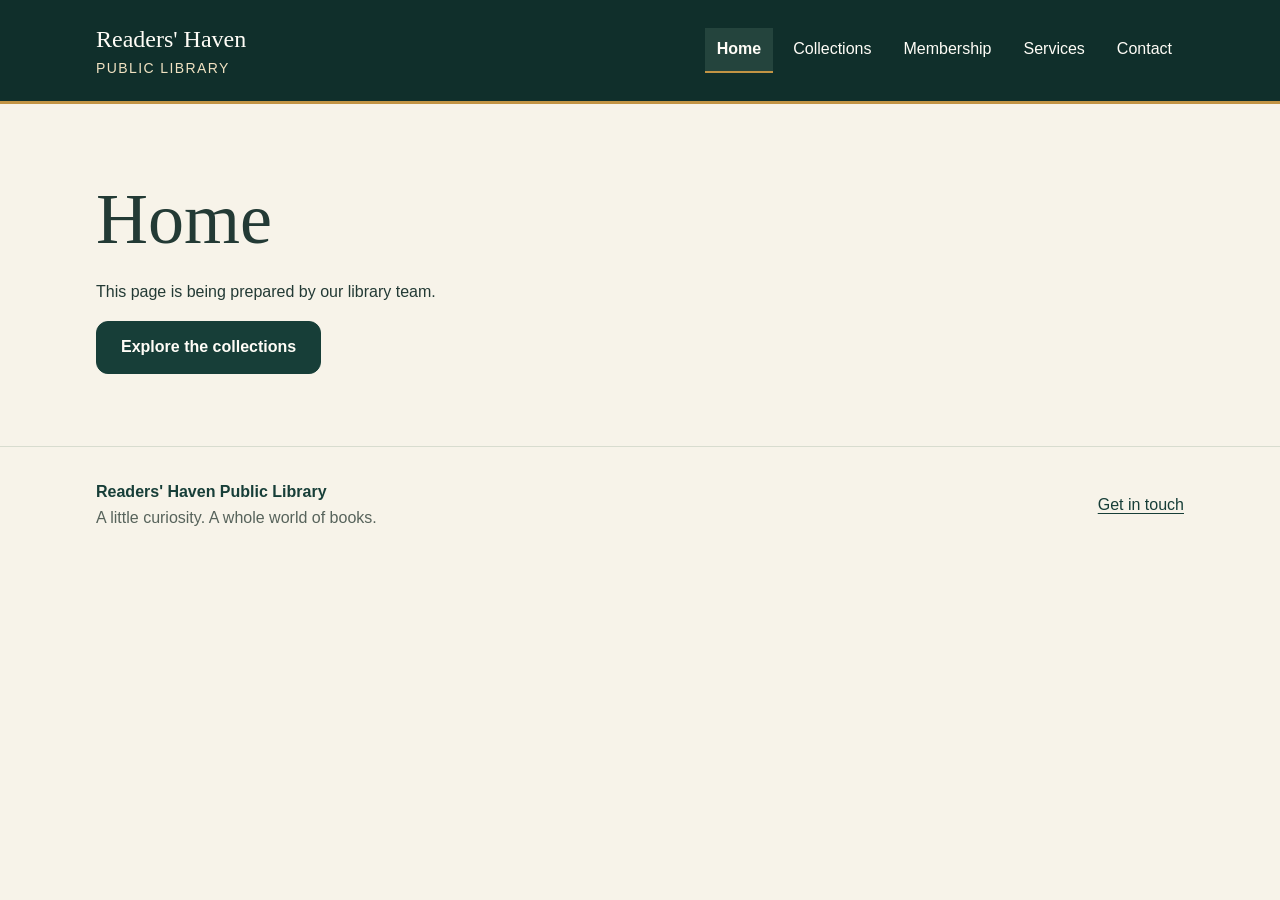
<file: src/index.html>
<!DOCTYPE html>
<html lang="en">
<head>
  <meta charset="UTF-8">
  <meta name="viewport" content="width=device-width, initial-scale=1.0">
  <title>Home | Readers' Haven Public Library</title>
  <link rel="stylesheet" href="../styles/style.css">
</head>
<body>
  <!-- Temporary placeholder for the page owner to replace. -->
  <a class="skip-link" href="#main-content">Skip to content</a>
  <header class="site-header">
    <div class="container site-header__inner">
      <a class="site-brand" href="index.html">Readers' Haven<span>PUBLIC LIBRARY</span></a>
      <nav aria-label="Main navigation">
        <ul class="nav">
          <li><a class="active" aria-current="page" href="index.html">Home</a></li>
          <li><a href="collections.html">Collections</a></li>
          <li><a href="membership.html">Membership</a></li>
          <li><a href="services.html">Services</a></li>
          <li><a href="contact.html">Contact</a></li>
        </ul>
      </nav>
    </div>
  </header>
  <main id="main-content" class="container section" tabindex="-1">
    <h1>Home</h1>
    <p>This page is being prepared by our library team.</p>
    <a class="button" href="collections.html">Explore the collections</a>
  </main>
  <footer class="site-footer">
    <div class="container site-footer__inner">
      <p><strong>Readers' Haven Public Library</strong><br>A little curiosity. A whole world of books.</p>
      <a href="contact.html">Get in touch</a>
    </div>
  </footer>
</body>
</html>
</file>
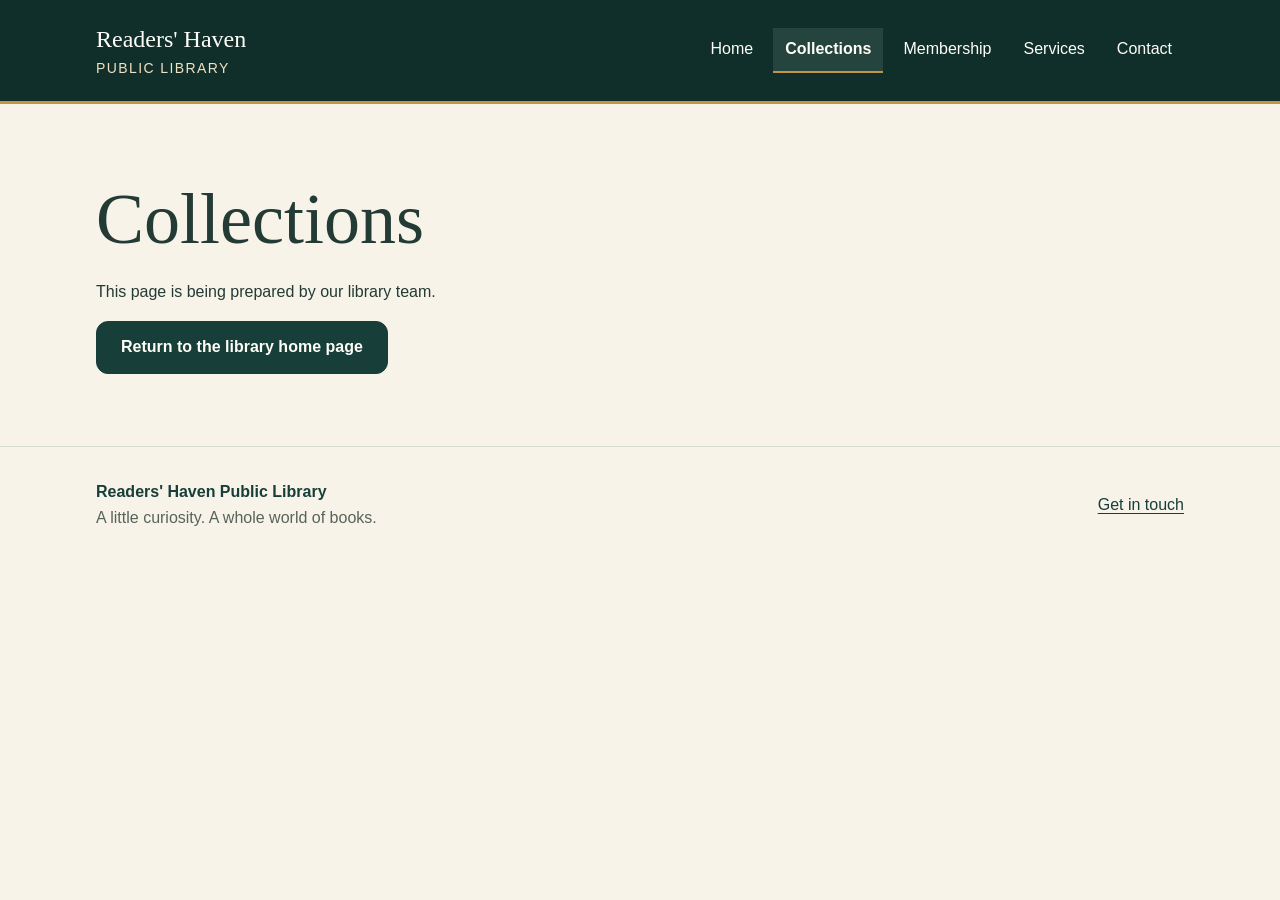
<file: src/collections.html>
<!DOCTYPE html>
<html lang="en">
<head>
  <meta charset="UTF-8">
  <meta name="viewport" content="width=device-width, initial-scale=1.0">
  <title>Collections | Readers' Haven Public Library</title>
  <link rel="stylesheet" href="../styles/style.css">
</head>
<body>
  <!-- Temporary placeholder for the page owner to replace. -->
  <a class="skip-link" href="#main-content">Skip to content</a>
  <header class="site-header">
    <div class="container site-header__inner">
      <a class="site-brand" href="index.html">Readers' Haven<span>PUBLIC LIBRARY</span></a>
      <nav aria-label="Main navigation">
        <ul class="nav">
          <li><a href="index.html">Home</a></li>
          <li><a class="active" aria-current="page" href="collections.html">Collections</a></li>
          <li><a href="membership.html">Membership</a></li>
          <li><a href="services.html">Services</a></li>
          <li><a href="contact.html">Contact</a></li>
        </ul>
      </nav>
    </div>
  </header>
  <main id="main-content" class="container section" tabindex="-1">
    <h1>Collections</h1>
    <p>This page is being prepared by our library team.</p>
    <a class="button" href="index.html">Return to the library home page</a>
  </main>
  <footer class="site-footer">
    <div class="container site-footer__inner">
      <p><strong>Readers' Haven Public Library</strong><br>A little curiosity. A whole world of books.</p>
      <a href="contact.html">Get in touch</a>
    </div>
  </footer>
</body>
</html>
</file>
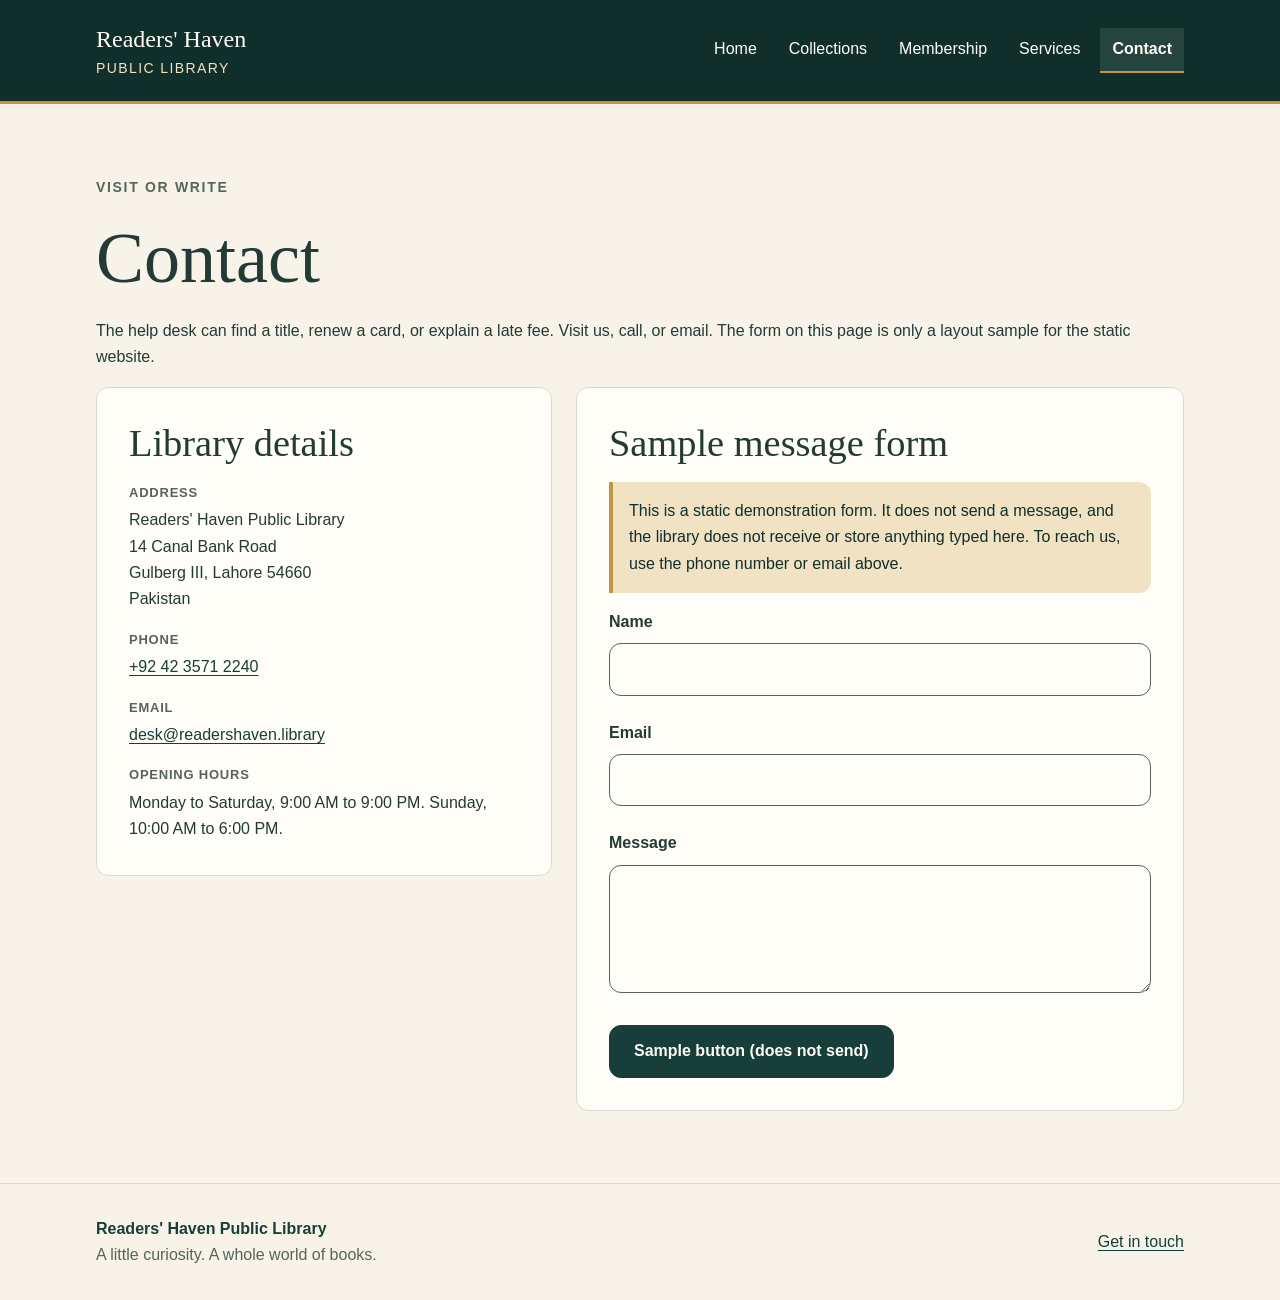
<file: src/contact.html>
<!DOCTYPE html>
<html lang="en">
<head>
  <meta charset="UTF-8">
  <meta name="viewport" content="width=device-width, initial-scale=1.0">
  <title>Contact | Readers' Haven Public Library</title>
  <link rel="stylesheet" href="../styles/style.css">
</head>
<body>
  <a class="skip-link" href="#main-content">Skip to content</a>
  <header class="site-header">
    <div class="container site-header__inner">
      <a class="site-brand" href="index.html">Readers' Haven<span>PUBLIC LIBRARY</span></a>
      <nav aria-label="Main navigation">
        <ul class="nav">
          <li><a href="index.html">Home</a></li>
          <li><a href="collections.html">Collections</a></li>
          <li><a href="membership.html">Membership</a></li>
          <li><a href="services.html">Services</a></li>
          <li><a class="active" aria-current="page" href="contact.html">Contact</a></li>
        </ul>
      </nav>
    </div>
  </header>
  <main id="main-content" class="container section" tabindex="-1">
    <p class="eyebrow">Visit or write</p>
    <h1>Contact</h1>
    <p>The help desk can find a title, renew a card, or explain a late fee. Visit us, call, or email. The form on this page is only a layout sample for the static website.</p>

    <div class="contact-layout">
      <section class="card contact-details" aria-labelledby="library-details-heading">
        <h2 id="library-details-heading">Library details</h2>
        <dl class="contact-facts">
          <div>
            <dt>Address</dt>
            <dd>
              <address class="contact-address">
                Readers' Haven Public Library<br>
                14 Canal Bank Road<br>
                Gulberg III, Lahore 54660<br>
                Pakistan
              </address>
            </dd>
          </div>
          <div>
            <dt>Phone</dt>
            <dd><a href="tel:+924235712240">+92 42 3571 2240</a></dd>
          </div>
          <div>
            <dt>Email</dt>
            <dd><a href="mailto:desk@readershaven.library">desk@readershaven.library</a></dd>
          </div>
          <div>
            <dt>Opening hours</dt>
            <dd>Monday to Saturday, 9:00 AM to 9:00 PM. Sunday, 10:00 AM to 6:00 PM.</dd>
          </div>
        </dl>
      </section>

      <section class="card" aria-labelledby="contact-form-heading">
        <h2 id="contact-form-heading">Sample message form</h2>
        <p id="contact-form-note" class="contact-demo-note">This is a static demonstration form. It does not send a message, and the library does not receive or store anything typed here. To reach us, use the phone number or email above.</p>
        <form class="contact-form" aria-describedby="contact-form-note" onsubmit="return false">
          <div class="form-field">
            <label for="contact-name">Name</label>
            <input id="contact-name" name="name" type="text" autocomplete="name">
          </div>
          <div class="form-field">
            <label for="contact-email">Email</label>
            <input id="contact-email" name="email" type="email" autocomplete="email">
          </div>
          <div class="form-field">
            <label for="contact-message">Message</label>
            <textarea id="contact-message" name="message"></textarea>
          </div>
          <button class="button" type="button">Sample button (does not send)</button>
        </form>
      </section>
    </div>
  </main>
  <footer class="site-footer">
    <div class="container site-footer__inner">
      <p><strong>Readers' Haven Public Library</strong><br>A little curiosity. A whole world of books.</p>
      <a href="contact.html">Get in touch</a>
    </div>
  </footer>
</body>
</html>
</file>
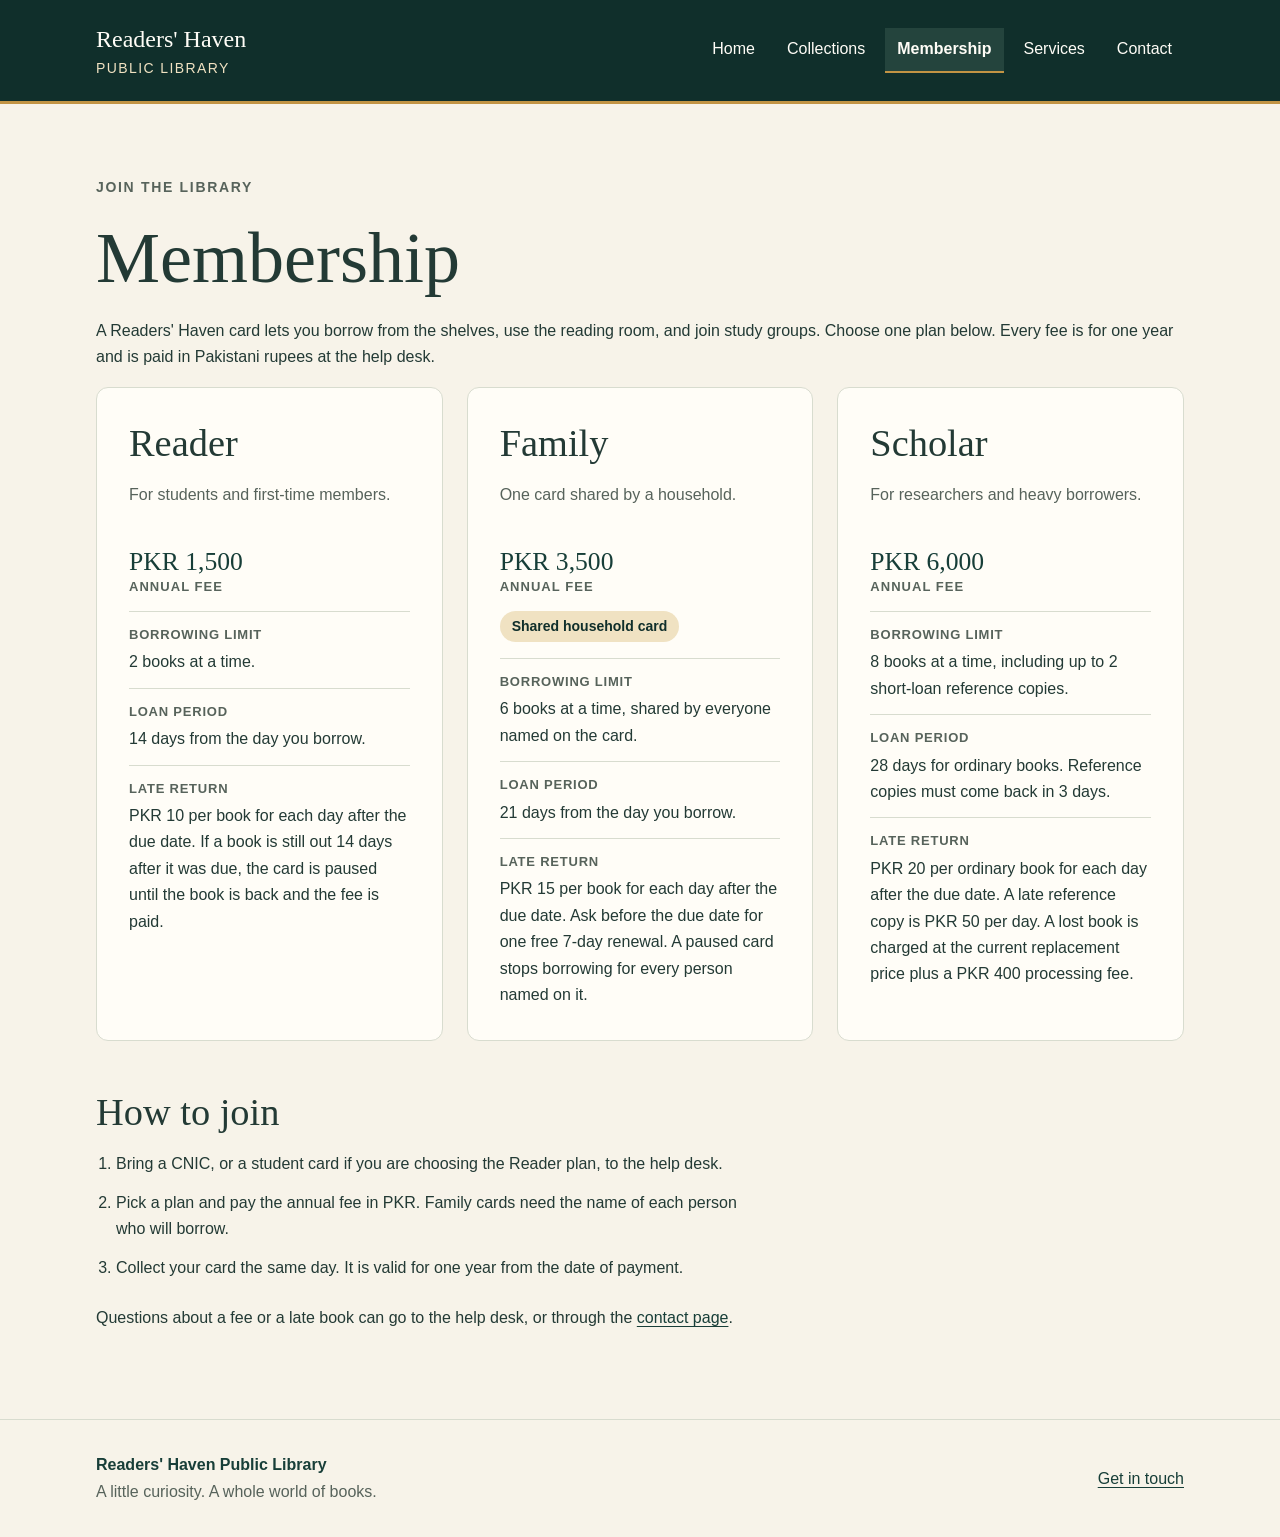
<file: src/membership.html>
<!DOCTYPE html>
<html lang="en">
<head>
  <meta charset="UTF-8">
  <meta name="viewport" content="width=device-width, initial-scale=1.0">
  <title>Membership | Readers' Haven Public Library</title>
  <link rel="stylesheet" href="../styles/style.css">
</head>
<body>
  <a class="skip-link" href="#main-content">Skip to content</a>
  <header class="site-header">
    <div class="container site-header__inner">
      <a class="site-brand" href="index.html">Readers' Haven<span>PUBLIC LIBRARY</span></a>
      <nav aria-label="Main navigation">
        <ul class="nav">
          <li><a href="index.html">Home</a></li>
          <li><a href="collections.html">Collections</a></li>
          <li><a class="active" aria-current="page" href="membership.html">Membership</a></li>
          <li><a href="services.html">Services</a></li>
          <li><a href="contact.html">Contact</a></li>
        </ul>
      </nav>
    </div>
  </header>
  <main id="main-content" class="container section" tabindex="-1">
    <p class="eyebrow">Join the library</p>
    <h1>Membership</h1>
    <p>A Readers' Haven card lets you borrow from the shelves, use the reading room, and join study groups. Choose one plan below. Every fee is for one year and is paid in Pakistani rupees at the help desk.</p>

    <div class="membership-plans">
      <article class="card membership-plan" id="reader-plan">
        <h2>Reader</h2>
        <p class="membership-audience">For students and first-time members.</p>
        <p class="membership-fee">PKR 1,500 <span>annual fee</span></p>
        <dl class="membership-facts">
          <div>
            <dt>Borrowing limit</dt>
            <dd>2 books at a time.</dd>
          </div>
          <div>
            <dt>Loan period</dt>
            <dd>14 days from the day you borrow.</dd>
          </div>
          <div>
            <dt>Late return</dt>
            <dd>PKR 10 per book for each day after the due date. If a book is still out 14 days after it was due, the card is paused until the book is back and the fee is paid.</dd>
          </div>
        </dl>
      </article>

      <article class="card membership-plan" id="family-plan">
        <h2>Family</h2>
        <p class="membership-audience">One card shared by a household.</p>
        <p class="membership-fee">PKR 3,500 <span>annual fee</span></p>
        <span class="badge">Shared household card</span>
        <dl class="membership-facts">
          <div>
            <dt>Borrowing limit</dt>
            <dd>6 books at a time, shared by everyone named on the card.</dd>
          </div>
          <div>
            <dt>Loan period</dt>
            <dd>21 days from the day you borrow.</dd>
          </div>
          <div>
            <dt>Late return</dt>
            <dd>PKR 15 per book for each day after the due date. Ask before the due date for one free 7-day renewal. A paused card stops borrowing for every person named on it.</dd>
          </div>
        </dl>
      </article>

      <article class="card membership-plan" id="scholar-plan">
        <h2>Scholar</h2>
        <p class="membership-audience">For researchers and heavy borrowers.</p>
        <p class="membership-fee">PKR 6,000 <span>annual fee</span></p>
        <dl class="membership-facts">
          <div>
            <dt>Borrowing limit</dt>
            <dd>8 books at a time, including up to 2 short-loan reference copies.</dd>
          </div>
          <div>
            <dt>Loan period</dt>
            <dd>28 days for ordinary books. Reference copies must come back in 3 days.</dd>
          </div>
          <div>
            <dt>Late return</dt>
            <dd>PKR 20 per ordinary book for each day after the due date. A late reference copy is PKR 50 per day. A lost book is charged at the current replacement price plus a PKR 400 processing fee.</dd>
          </div>
        </dl>
      </article>
    </div>

    <h2>How to join</h2>
    <ol class="membership-steps">
      <li>Bring a CNIC, or a student card if you are choosing the Reader plan, to the help desk.</li>
      <li>Pick a plan and pay the annual fee in PKR. Family cards need the name of each person who will borrow.</li>
      <li>Collect your card the same day. It is valid for one year from the date of payment.</li>
    </ol>
    <p>Questions about a fee or a late book can go to the help desk, or through the <a href="contact.html">contact page</a>.</p>
  </main>
  <footer class="site-footer">
    <div class="container site-footer__inner">
      <p><strong>Readers' Haven Public Library</strong><br>A little curiosity. A whole world of books.</p>
      <a href="contact.html">Get in touch</a>
    </div>
  </footer>
</body>
</html>
</file>
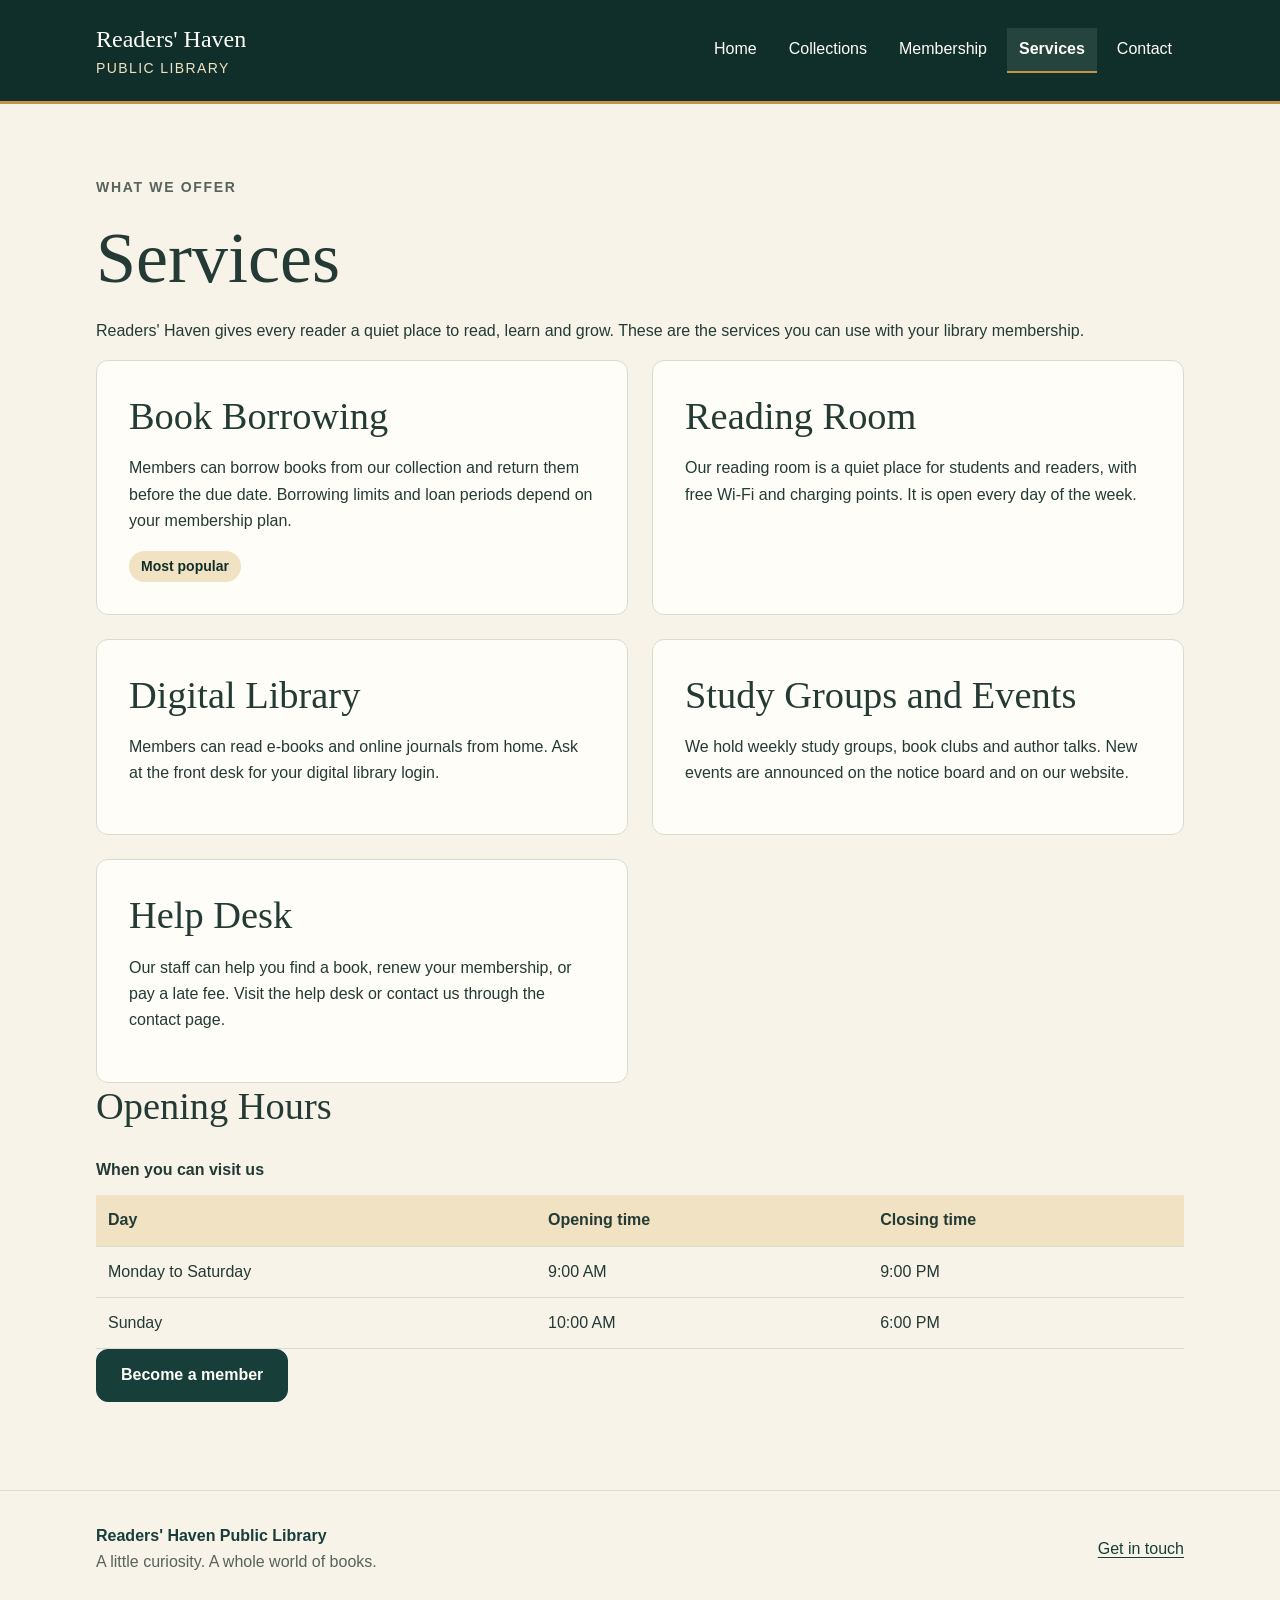
<file: src/services.html>
<!DOCTYPE html>
<html lang="en">
<head>
  <meta charset="UTF-8">
  <meta name="viewport" content="width=device-width, initial-scale=1.0">
  <title>Services | Readers' Haven Public Library</title>
  <link rel="stylesheet" href="../styles/style.css">
</head>
<body>
  <a class="skip-link" href="#main-content">Skip to content</a>
  <header class="site-header">
    <div class="container site-header__inner">
      <a class="site-brand" href="index.html">Readers' Haven<span>PUBLIC LIBRARY</span></a>
      <nav aria-label="Main navigation">
        <ul class="nav">
          <li><a href="index.html">Home</a></li>
          <li><a href="collections.html">Collections</a></li>
          <li><a href="membership.html">Membership</a></li>
          <li><a class="active" aria-current="page" href="services.html">Services</a></li>
          <li><a href="contact.html">Contact</a></li>
        </ul>
      </nav>
    </div>
  </header>
  <main id="main-content" class="container section" tabindex="-1">
    <p class="eyebrow">What we offer</p>
    <h1>Services</h1>
    <p>Readers' Haven gives every reader a quiet place to read, learn and grow. These are the services you can use with your library membership.</p>

    <div class="grid">
      <article class="card">
        <h2>Book Borrowing</h2>
        <p>Members can borrow books from our collection and return them before the due date. Borrowing limits and loan periods depend on your membership plan.</p>
        <span class="badge">Most popular</span>
      </article>

      <article class="card">
        <h2>Reading Room</h2>
        <p>Our reading room is a quiet place for students and readers, with free Wi-Fi and charging points. It is open every day of the week.</p>
      </article>

      <article class="card">
        <h2>Digital Library</h2>
        <p>Members can read e-books and online journals from home. Ask at the front desk for your digital library login.</p>
      </article>

      <article class="card">
        <h2>Study Groups and Events</h2>
        <p>We hold weekly study groups, book clubs and author talks. New events are announced on the notice board and on our website.</p>
      </article>

      <article class="card">
        <h2>Help Desk</h2>
        <p>Our staff can help you find a book, renew your membership, or pay a late fee. Visit the help desk or contact us through the contact page.</p>
      </article>
    </div>

    <h2>Opening Hours</h2>
    <div class="table-wrapper">
      <table class="table">
        <caption>When you can visit us</caption>
        <thead>
          <tr>
            <th>Day</th>
            <th>Opening time</th>
            <th>Closing time</th>
          </tr>
        </thead>
        <tbody>
          <tr>
            <td>Monday to Saturday</td>
            <td>9:00 AM</td>
            <td>9:00 PM</td>
          </tr>
          <tr>
            <td>Sunday</td>
            <td>10:00 AM</td>
            <td>6:00 PM</td>
          </tr>
        </tbody>
      </table>
    </div>

    <p><a class="button" href="membership.html">Become a member</a></p>
  </main>
  <footer class="site-footer">
    <div class="container site-footer__inner">
      <p><strong>Readers' Haven Public Library</strong><br>A little curiosity. A whole world of books.</p>
      <a href="contact.html">Get in touch</a>
    </div>
  </footer>
</body>
</html>
</file>
<file: styles/style.css>
/* Shared styles: keep reusable rules in the sections below. Each member should
   append their page-specific styles at the bottom under a named page section,
   and prefix page-only classes (for example, .collections-book-list). */

/* 1. Theme variables */
:root {
  color-scheme: light;
  --color-primary: #173e38;
  --color-primary-dark: #102f2b;
  --color-background: #f7f3e9;
  --color-surface: #fffdf7;
  --color-text: #233a35;
  --color-muted: #57635b;
  --color-accent: #c29444;
  --color-accent-soft: #f0e2c2;
  --color-border: #d8dccf;
  --font-body: "Segoe UI", Arial, sans-serif;
  --font-heading: Georgia, "Times New Roman", serif;
  --space-1: 0.25rem;
  --space-2: 0.5rem;
  --space-3: 0.75rem;
  --space-4: 1rem;
  --space-5: 1.5rem;
  --space-6: 2rem;
  --space-7: 3rem;
  --space-8: 4.5rem;
  --radius: 0.75rem;
  --content-width: 72rem;
}

/* 2. Reset and base styles */
*,
*::before,
*::after {
  box-sizing: border-box;
}

body {
  margin: 0;
  background: var(--color-background);
  color: var(--color-text);
  font-family: var(--font-body);
  font-size: 1rem;
  line-height: 1.65;
  overflow-wrap: anywhere;
}

h1,
h2,
h3 {
  margin: 0 0 var(--space-4);
  font-family: var(--font-heading);
  font-weight: 400;
  line-height: 1.2;
  text-wrap: balance;
}

h1 { font-size: clamp(2.5rem, 6vw, 4.5rem); }
h2 { font-size: clamp(1.8rem, 3vw, 2.5rem); }
h3 { font-size: 1.25rem; }
p { margin: 0 0 var(--space-4); }
a { color: var(--color-primary); text-underline-offset: 0.2em; }
a:hover { text-decoration-thickness: 0.15em; }
img { display: block; max-width: 100%; height: auto; }
button,
input,
select,
textarea { font: inherit; }

:focus-visible {
  outline: 3px solid var(--color-primary);
  outline-offset: 4px;
}

::selection {
  background: var(--color-accent-soft);
  color: var(--color-primary-dark);
}

/* 3. Layout helpers */
.container {
  width: 100%;
  max-width: var(--content-width);
  margin-inline: auto;
  padding-inline: var(--space-6);
}

.section { padding-block: var(--space-8); }

.grid {
  display: grid;
  grid-template-columns: repeat(auto-fit, minmax(min(100%, 24rem), 1fr));
  gap: var(--space-5);
}

/* 4. Header and navigation */
.site-header {
  background: var(--color-primary-dark);
  color: var(--color-surface);
  border-bottom: 3px solid var(--color-accent);
}

.site-header__inner {
  display: flex;
  align-items: center;
  justify-content: space-between;
  gap: var(--space-6);
  padding-block: var(--space-5);
}

.site-brand {
  color: inherit;
  font-family: var(--font-heading);
  font-size: 1.5rem;
  line-height: 1.3;
  text-decoration: none;
}

.site-brand span {
  display: block;
  margin-top: var(--space-1);
  color: var(--color-accent-soft);
  font-family: var(--font-body);
  font-size: 0.875rem;
  letter-spacing: 0.1em;
}

.nav {
  display: flex;
  flex-wrap: wrap;
  gap: var(--space-2);
  margin: 0;
  padding: 0;
  list-style: none;
}

.nav a {
  display: block;
  padding: var(--space-2) var(--space-3);
  border-bottom: 2px solid transparent;
  color: inherit;
  text-decoration: none;
}

.nav a:hover,
.nav a.active {
  border-bottom-color: var(--color-accent);
  background: #24443d;
}

.nav a.active { font-weight: 700; }
.site-header :focus-visible { outline-color: var(--color-accent-soft); }

.skip-link {
  position: absolute;
  top: var(--space-4);
  left: var(--space-4);
  z-index: 10;
  padding: var(--space-3) var(--space-4);
  transform: translateY(-200%);
  background: var(--color-surface);
  color: var(--color-primary-dark);
}

.skip-link:focus { transform: translateY(0); }

/* 5. Shared components: hero, cards, badges, buttons, tables and forms */
.hero {
  padding-block: var(--space-8);
  border-bottom: 1px solid var(--color-border);
}

.hero p { max-width: 40rem; }

.eyebrow {
  margin-bottom: var(--space-4);
  color: var(--color-muted);
  font-size: 0.875rem;
  font-weight: 700;
  letter-spacing: 0.12em;
  text-transform: uppercase;
}

.card {
  min-width: 0;
  padding: var(--space-6);
  border: 1px solid var(--color-border);
  border-radius: var(--radius);
  background: var(--color-surface);
}

.badge {
  display: inline-block;
  padding: var(--space-1) var(--space-3);
  border-radius: 2rem;
  background: var(--color-accent-soft);
  color: var(--color-primary-dark);
  font-size: 0.875rem;
  font-weight: 600;
}

.button {
  display: inline-flex;
  align-items: center;
  justify-content: center;
  min-height: 2.75rem;
  padding: var(--space-3) var(--space-5);
  border: 1px solid var(--color-primary);
  border-radius: var(--radius);
  background: var(--color-primary);
  color: var(--color-surface);
  font-weight: 600;
  text-align: center;
  text-decoration: none;
  cursor: pointer;
}

.button:hover { background: var(--color-primary-dark); }
.button:disabled { opacity: 0.6; cursor: not-allowed; }

/* Wrap wide tables in .table-wrapper to retain horizontal access on phones. */
.table-wrapper { max-width: 100%; overflow-x: auto; }
.table { width: 100%; border-collapse: collapse; text-align: left; }
.table caption { padding-block: var(--space-3); font-weight: 700; text-align: left; }
.table th,
.table td { padding: var(--space-3); border-bottom: 1px solid var(--color-border); }
.table th { background: var(--color-accent-soft); }

.form-field { margin-bottom: var(--space-5); }
label,
legend { font-weight: 600; }
label { display: block; margin-bottom: var(--space-2); }
fieldset { min-width: 0; padding: var(--space-5); border: 1px solid var(--color-border); }
input:not([type="checkbox"]):not([type="radio"]):not([type="submit"]):not([type="button"]):not([type="reset"]):not([type="hidden"]),
select,
textarea {
  width: 100%;
  min-height: 2.75rem;
  padding: var(--space-3);
  border: 1px solid var(--color-muted);
  border-radius: var(--radius);
  background-color: var(--color-surface);
  color: var(--color-text);
}

select {
  appearance: none;
  padding-right: 2.5rem;
  background-image: linear-gradient(45deg, transparent 50%, var(--color-primary) 50%),
    linear-gradient(135deg, var(--color-primary) 50%, transparent 50%);
  background-position: calc(100% - 1.15rem) 50%, calc(100% - 0.8rem) 50%;
  background-size: 0.35rem 0.35rem;
  background-repeat: no-repeat;
}

textarea { min-height: 8rem; resize: vertical; }
input[type="checkbox"],
input[type="radio"] { accent-color: var(--color-primary); }
.form-help { color: var(--color-muted); font-size: 0.875rem; }

/* 6. Footer */
.site-footer {
  padding-block: var(--space-6);
  border-top: 1px solid var(--color-border);
  color: var(--color-muted);
}

.site-footer__inner {
  display: flex;
  flex-wrap: wrap;
  justify-content: space-between;
  align-items: center;
  gap: var(--space-4);
}

.site-footer p { margin: 0; }
.site-footer strong { color: var(--color-primary); }

/* 7. Collections page styles */
/* Collections-only selectors are added here. */

/* 8. Responsive design */
@media (max-width: 768px) {
  .site-header__inner,
  .site-footer__inner { flex-direction: column; align-items: flex-start; }
  .site-header nav { width: 100%; }
  .nav { flex-direction: column; gap: var(--space-1); }
  .grid { grid-template-columns: 1fr; }
  .section,
  .hero { padding-block: var(--space-7); }
}

@media (max-width: 480px) {
  .container { padding-inline: var(--space-4); }
  .card { padding: var(--space-5); }
  h1 { font-size: 2.4rem; }
  .button { width: 100%; }
  .table th,
  .table td { padding: var(--space-2); }
}

/* Other members: append your named page-specific sections below this line. */

/* ==========================================================================
   Membership and Contact pages (Member 2)
   Additive styles only. Shared rules above are unchanged.
   Page-only classes use the membership- and contact- prefixes.
   ========================================================================== */

.membership-plans {
  display: grid;
  grid-template-columns: repeat(3, minmax(0, 1fr));
  gap: var(--space-5);
  margin-bottom: var(--space-7);
}

.membership-audience {
  min-height: 3.3rem;
  margin-bottom: var(--space-3);
  color: var(--color-muted);
}

.membership-fee {
  margin: 0 0 var(--space-4);
  color: var(--color-primary);
  font-family: var(--font-heading);
  font-size: clamp(1.6rem, 2vw, 2rem);
  line-height: 1.15;
}

.membership-fee span {
  display: block;
  margin-top: var(--space-1);
  color: var(--color-muted);
  font-family: var(--font-body);
  font-size: 0.8125rem;
  font-weight: 700;
  letter-spacing: 0.08em;
  text-transform: uppercase;
}

.membership-plan .badge {
  margin-bottom: var(--space-4);
}

.membership-facts {
  display: grid;
  gap: var(--space-3);
  margin: 0;
}

.membership-facts div {
  padding-top: var(--space-3);
  border-top: 1px solid var(--color-border);
}

.membership-facts dt {
  color: var(--color-muted);
  font-size: 0.8125rem;
  font-weight: 700;
  letter-spacing: 0.06em;
  text-transform: uppercase;
}

.membership-facts dd {
  margin: var(--space-1) 0 0;
}

.membership-steps {
  max-width: 42rem;
  margin: 0 0 var(--space-5);
  padding-left: 1.25rem;
}

.membership-steps li {
  margin-bottom: var(--space-3);
}

.contact-layout {
  display: grid;
  grid-template-columns: minmax(16rem, 0.9fr) minmax(18rem, 1.2fr);
  gap: var(--space-5);
  align-items: start;
}

.contact-facts {
  display: grid;
  gap: var(--space-4);
  margin: 0;
}

.contact-facts dt {
  color: var(--color-muted);
  font-size: 0.8125rem;
  font-weight: 700;
  letter-spacing: 0.06em;
  text-transform: uppercase;
}

.contact-facts dd {
  margin: var(--space-1) 0 0;
}

.contact-address {
  font-style: normal;
}

.contact-demo-note {
  padding: var(--space-4);
  border-left: 4px solid var(--color-accent);
  border-radius: 0 var(--radius) var(--radius) 0;
  background: var(--color-accent-soft);
  color: var(--color-primary-dark);
}

/* Stack the plan cards and the contact columns on narrower screens. */
@media (max-width: 960px) {
  .membership-plans,
  .contact-layout {
    grid-template-columns: 1fr;
  }

  .membership-audience {
    min-height: 0;
  }
}
</file>
